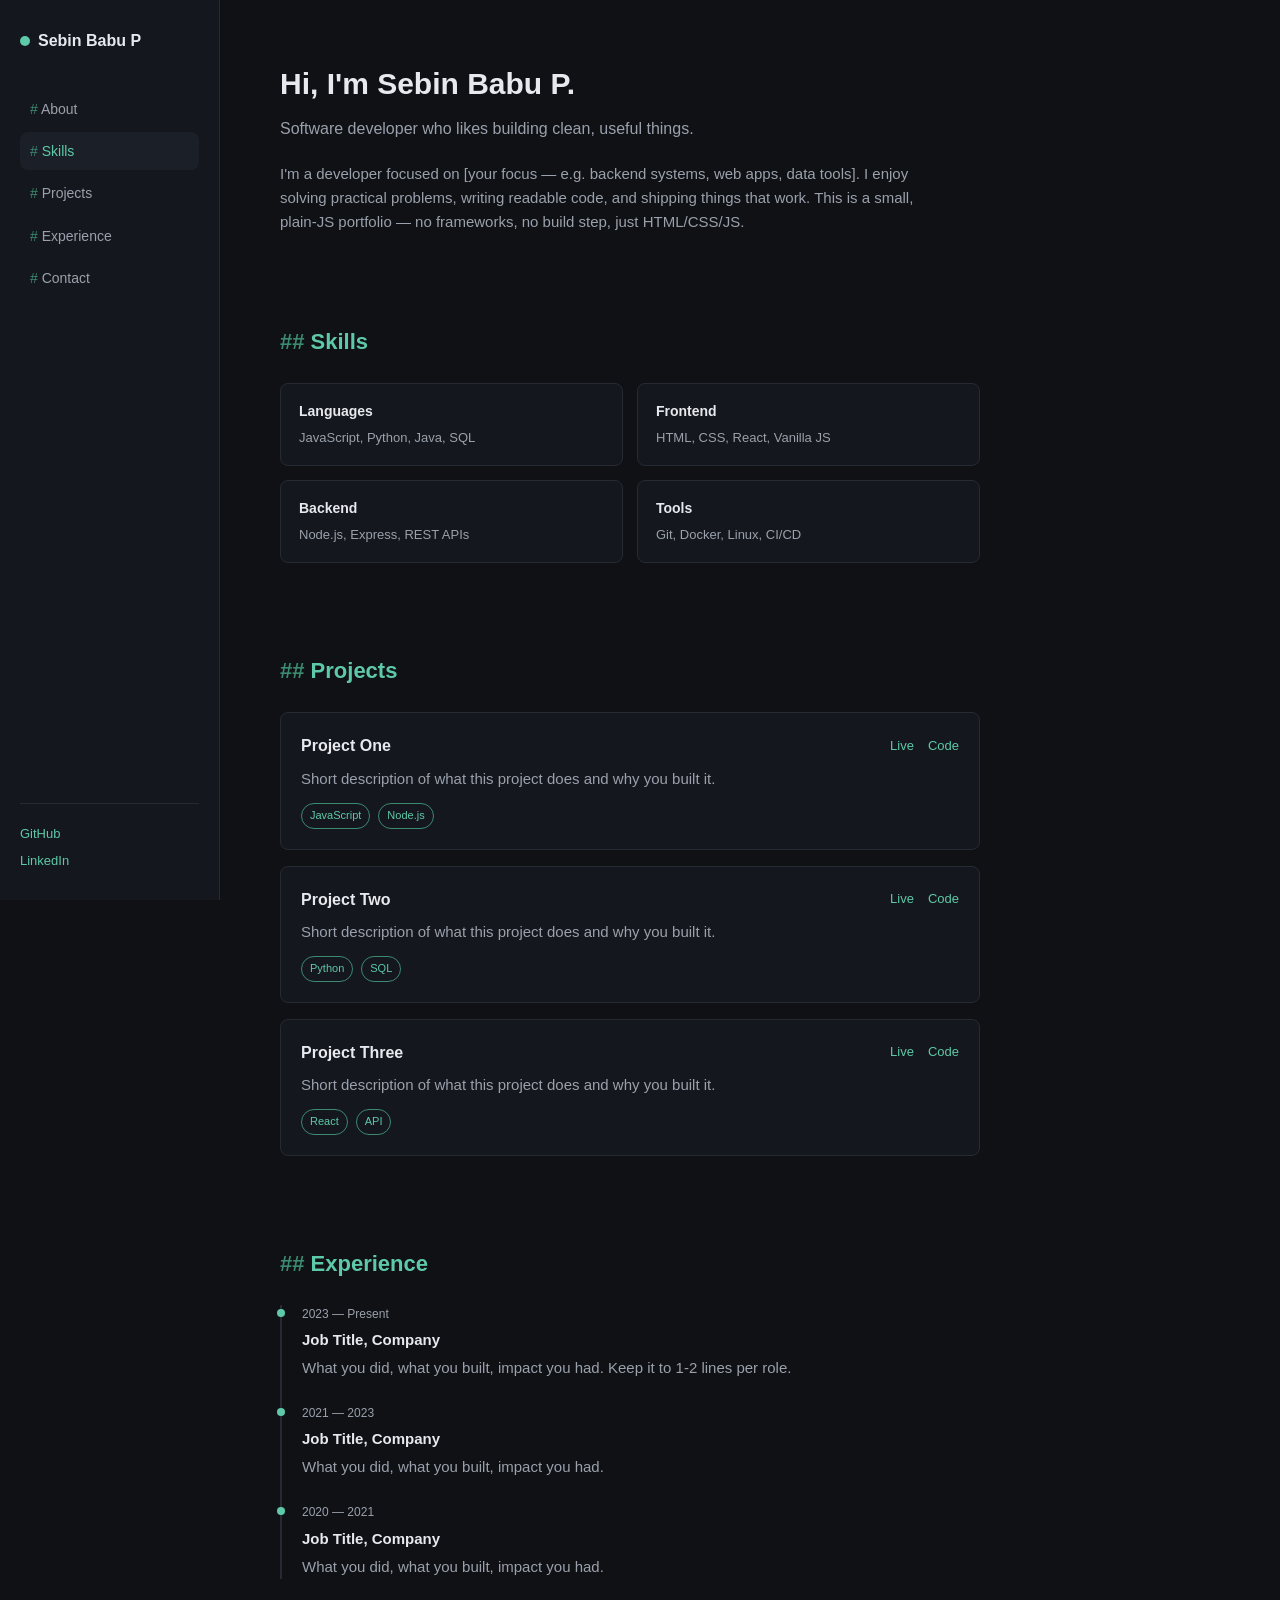
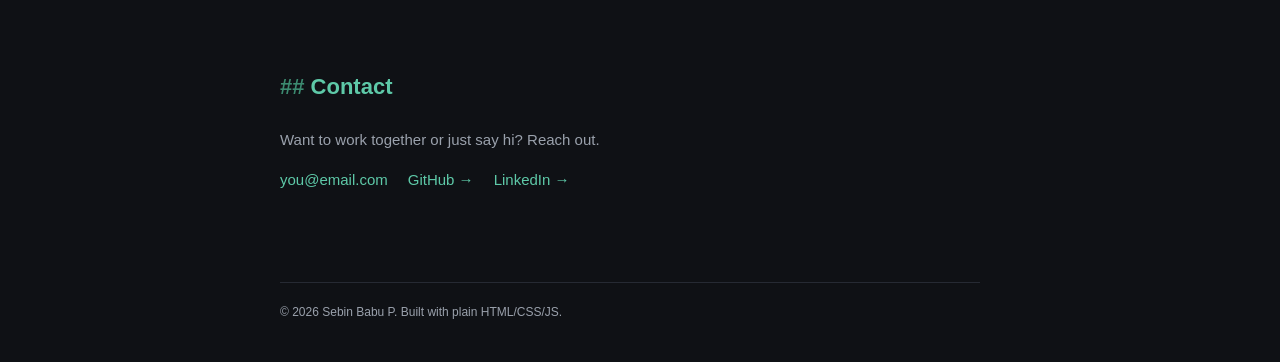
<file: index.html>
<!DOCTYPE html>
<html lang="en">
<head>
<meta charset="UTF-8">
<meta name="viewport" content="width=device-width, initial-scale=1.0">
<title>Sebin Babu P — Portfolio</title>
<link rel="stylesheet" href="style.css">
</head>
<body>

  <button class="menu-toggle" id="menuToggle" aria-label="Toggle menu">☰</button>

  <div class="layout">
    <!-- SIDEBAR -->
    <nav class="sidebar" id="sidebar">
      <div class="brand">
        <span class="brand-dot"></span>
        <span>Sebin Babu P</span>
      </div>
      <ul class="nav-links">
        <li><a href="#about" class="nav-link active">About</a></li>
        <li><a href="#skills" class="nav-link">Skills</a></li>
        <li><a href="#projects" class="nav-link">Projects</a></li>
        <li><a href="#experience" class="nav-link">Experience</a></li>
        <li><a href="#contact" class="nav-link">Contact</a></li>
      </ul>
      <div class="sidebar-footer">
        <a href="https://github.com/yourhandle" target="_blank" rel="noopener">GitHub</a>
        <a href="https://linkedin.com/in/yourhandle" target="_blank" rel="noopener">LinkedIn</a>
      </div>
    </nav>

    <!-- MAIN CONTENT -->
    <main class="content">

      <section id="about" class="section">
        <h1>Hi, I'm Sebin Babu P.</h1>
        <p class="subtitle">Software developer who likes building clean, useful things.</p>
        <p>
          I'm a developer focused on [your focus — e.g. backend systems, web apps, data tools].
          I enjoy solving practical problems, writing readable code, and shipping things that work.
          This is a small, plain-JS portfolio — no frameworks, no build step, just HTML/CSS/JS.
        </p>
      </section>

      <section id="skills" class="section">
        <h2>Skills</h2>
        <div class="skills-grid">
          <div class="skill-card">
            <h3>Languages</h3>
            <p>JavaScript, Python, Java, SQL</p>
          </div>
          <div class="skill-card">
            <h3>Frontend</h3>
            <p>HTML, CSS, React, Vanilla JS</p>
          </div>
          <div class="skill-card">
            <h3>Backend</h3>
            <p>Node.js, Express, REST APIs</p>
          </div>
          <div class="skill-card">
            <h3>Tools</h3>
            <p>Git, Docker, Linux, CI/CD</p>
          </div>
        </div>
      </section>

      <section id="projects" class="section">
        <h2>Projects</h2>
        <div class="project-list">

          <div class="project-card">
            <div class="project-header">
              <h3>Project One</h3>
              <div class="project-links">
                <a href="#" target="_blank" rel="noopener">Live</a>
                <a href="#" target="_blank" rel="noopener">Code</a>
              </div>
            </div>
            <p>Short description of what this project does and why you built it.</p>
            <div class="tags">
              <span class="tag">JavaScript</span>
              <span class="tag">Node.js</span>
            </div>
          </div>

          <div class="project-card">
            <div class="project-header">
              <h3>Project Two</h3>
              <div class="project-links">
                <a href="#" target="_blank" rel="noopener">Live</a>
                <a href="#" target="_blank" rel="noopener">Code</a>
              </div>
            </div>
            <p>Short description of what this project does and why you built it.</p>
            <div class="tags">
              <span class="tag">Python</span>
              <span class="tag">SQL</span>
            </div>
          </div>

          <div class="project-card">
            <div class="project-header">
              <h3>Project Three</h3>
              <div class="project-links">
                <a href="#" target="_blank" rel="noopener">Live</a>
                <a href="#" target="_blank" rel="noopener">Code</a>
              </div>
            </div>
            <p>Short description of what this project does and why you built it.</p>
            <div class="tags">
              <span class="tag">React</span>
              <span class="tag">API</span>
            </div>
          </div>

        </div>
      </section>

      <section id="experience" class="section">
        <h2>Experience</h2>
        <div class="timeline">
          <div class="timeline-item">
            <div class="timeline-date">2023 — Present</div>
            <h3>Job Title, Company</h3>
            <p>What you did, what you built, impact you had. Keep it to 1-2 lines per role.</p>
          </div>
          <div class="timeline-item">
            <div class="timeline-date">2021 — 2023</div>
            <h3>Job Title, Company</h3>
            <p>What you did, what you built, impact you had.</p>
          </div>
          <div class="timeline-item">
            <div class="timeline-date">2020 — 2021</div>
            <h3>Job Title, Company</h3>
            <p>What you did, what you built, impact you had.</p>
          </div>
        </div>
      </section>

      <section id="contact" class="section">
        <h2>Contact</h2>
        <p>Want to work together or just say hi? Reach out.</p>
        <div class="contact-links">
          <a href="mailto:you@email.com">you@email.com</a>
          <a href="https://github.com/yourhandle" target="_blank" rel="noopener">GitHub →</a>
          <a href="https://linkedin.com/in/yourhandle" target="_blank" rel="noopener">LinkedIn →</a>
        </div>
      </section>

      <footer class="footer">
        <p>&copy; <span id="year"></span> Sebin Babu P. Built with plain HTML/CSS/JS.</p>
      </footer>

    </main>
  </div>

  <script src="script.js"></script>
</body>
</html>
</file>
<file: style.css>
:root {
  --bg: #0f1115;
  --bg-panel: #14171d;
  --border: #262a33;
  --text: #e7e9ee;
  --text-dim: #9aa1ac;
  --accent: #5ec9a8;
  --accent-dim: #3c8a70;
  --radius: 8px;
  --sidebar-width: 220px;
}

* { box-sizing: border-box; margin: 0; padding: 0; }

body {
  background: var(--bg);
  color: var(--text);
  font-family: -apple-system, BlinkMacSystemFont, "Segoe UI", Inter, Roboto, Helvetica, Arial, sans-serif;
  font-size: 15px;
  line-height: 1.6;
}

a {
  color: var(--accent);
  text-decoration: none;
}
a:hover { text-decoration: underline; }

/* LAYOUT */
.layout {
  display: flex;
  min-height: 100vh;
}

/* SIDEBAR */
.sidebar {
  width: var(--sidebar-width);
  flex-shrink: 0;
  background: var(--bg-panel);
  border-right: 1px solid var(--border);
  padding: 28px 20px;
  position: sticky;
  top: 0;
  height: 100vh;
  display: flex;
  flex-direction: column;
}

.brand {
  display: flex;
  align-items: center;
  gap: 8px;
  font-weight: 600;
  font-size: 16px;
  margin-bottom: 36px;
}

.brand-dot {
  width: 10px;
  height: 10px;
  border-radius: 50%;
  background: var(--accent);
  display: inline-block;
}

.nav-links {
  list-style: none;
  display: flex;
  flex-direction: column;
  gap: 4px;
}

.nav-link {
  display: block;
  padding: 8px 10px;
  border-radius: var(--radius);
  color: var(--text-dim);
  font-size: 14px;
  transition: background 0.15s, color 0.15s;
}

.nav-link::before {
  content: "# ";
  color: var(--accent-dim);
}

.nav-link:hover {
  background: #1b1f27;
  color: var(--text);
  text-decoration: none;
}

.nav-link.active {
  background: #1b1f27;
  color: var(--accent);
}

.sidebar-footer {
  margin-top: auto;
  display: flex;
  flex-direction: column;
  gap: 6px;
  padding-top: 20px;
  border-top: 1px solid var(--border);
  font-size: 13px;
}

/* CONTENT */
.content {
  flex: 1;
  padding: 60px 60px 40px;
  max-width: 820px;
}

.section {
  margin-bottom: 90px;
  scroll-margin-top: 40px;
}

.section h1 {
  font-size: 30px;
  margin-bottom: 8px;
}

.section h2 {
  font-size: 22px;
  margin-bottom: 24px;
  color: var(--accent);
}

.section h2::before {
  content: "## ";
  color: var(--accent-dim);
}

.subtitle {
  color: var(--text-dim);
  margin-bottom: 20px;
  font-size: 16px;
}

.section p {
  color: var(--text-dim);
  max-width: 640px;
}

/* SKILLS */
.skills-grid {
  display: grid;
  grid-template-columns: repeat(2, 1fr);
  gap: 14px;
}

.skill-card {
  background: var(--bg-panel);
  border: 1px solid var(--border);
  border-radius: var(--radius);
  padding: 16px 18px;
}

.skill-card h3 {
  font-size: 14px;
  color: var(--text);
  margin-bottom: 6px;
}

.skill-card p {
  font-size: 13px;
  color: var(--text-dim);
}

/* PROJECTS */
.project-list {
  display: flex;
  flex-direction: column;
  gap: 16px;
}

.project-card {
  background: var(--bg-panel);
  border: 1px solid var(--border);
  border-radius: var(--radius);
  padding: 20px;
  transition: border-color 0.15s;
}

.project-card:hover {
  border-color: var(--accent-dim);
}

.project-header {
  display: flex;
  justify-content: space-between;
  align-items: center;
  margin-bottom: 8px;
  flex-wrap: wrap;
  gap: 8px;
}

.project-header h3 {
  font-size: 16px;
  color: var(--text);
}

.project-links {
  display: flex;
  gap: 14px;
  font-size: 13px;
}

.tags {
  display: flex;
  gap: 8px;
  margin-top: 12px;
  flex-wrap: wrap;
}

.tag {
  font-size: 11px;
  color: var(--accent);
  border: 1px solid var(--accent-dim);
  padding: 3px 8px;
  border-radius: 999px;
}

/* EXPERIENCE / TIMELINE */
.timeline {
  display: flex;
  flex-direction: column;
  gap: 24px;
  border-left: 2px solid var(--border);
  padding-left: 20px;
}

.timeline-item {
  position: relative;
}

.timeline-item::before {
  content: "";
  position: absolute;
  left: -25px;
  top: 4px;
  width: 8px;
  height: 8px;
  border-radius: 50%;
  background: var(--accent);
}

.timeline-date {
  font-size: 12px;
  color: var(--text-dim);
  margin-bottom: 4px;
}

.timeline-item h3 {
  font-size: 15px;
  color: var(--text);
  margin-bottom: 4px;
}

/* CONTACT */
.contact-links {
  display: flex;
  gap: 20px;
  margin-top: 16px;
  flex-wrap: wrap;
}

/* FOOTER */
.footer {
  border-top: 1px solid var(--border);
  padding-top: 20px;
  color: var(--text-dim);
  font-size: 12px;
}

/* MOBILE MENU TOGGLE */
.menu-toggle {
  display: none;
  position: fixed;
  top: 16px;
  left: 16px;
  z-index: 100;
  background: var(--bg-panel);
  border: 1px solid var(--border);
  color: var(--text);
  font-size: 18px;
  padding: 8px 12px;
  border-radius: var(--radius);
  cursor: pointer;
}

/* RESPONSIVE */
@media (max-width: 860px) {
  .content {
    padding: 80px 24px 40px;
  }
  .skills-grid {
    grid-template-columns: 1fr;
  }
}

@media (max-width: 720px) {
  .menu-toggle {
    display: block;
  }

  .sidebar {
    position: fixed;
    left: 0;
    top: 0;
    height: 100vh;
    transform: translateX(-100%);
    transition: transform 0.2s ease;
    z-index: 90;
    box-shadow: 2px 0 12px rgba(0,0,0,0.4);
  }

  .sidebar.open {
    transform: translateX(0);
  }

  .layout {
    flex-direction: column;
  }
}
</file>
